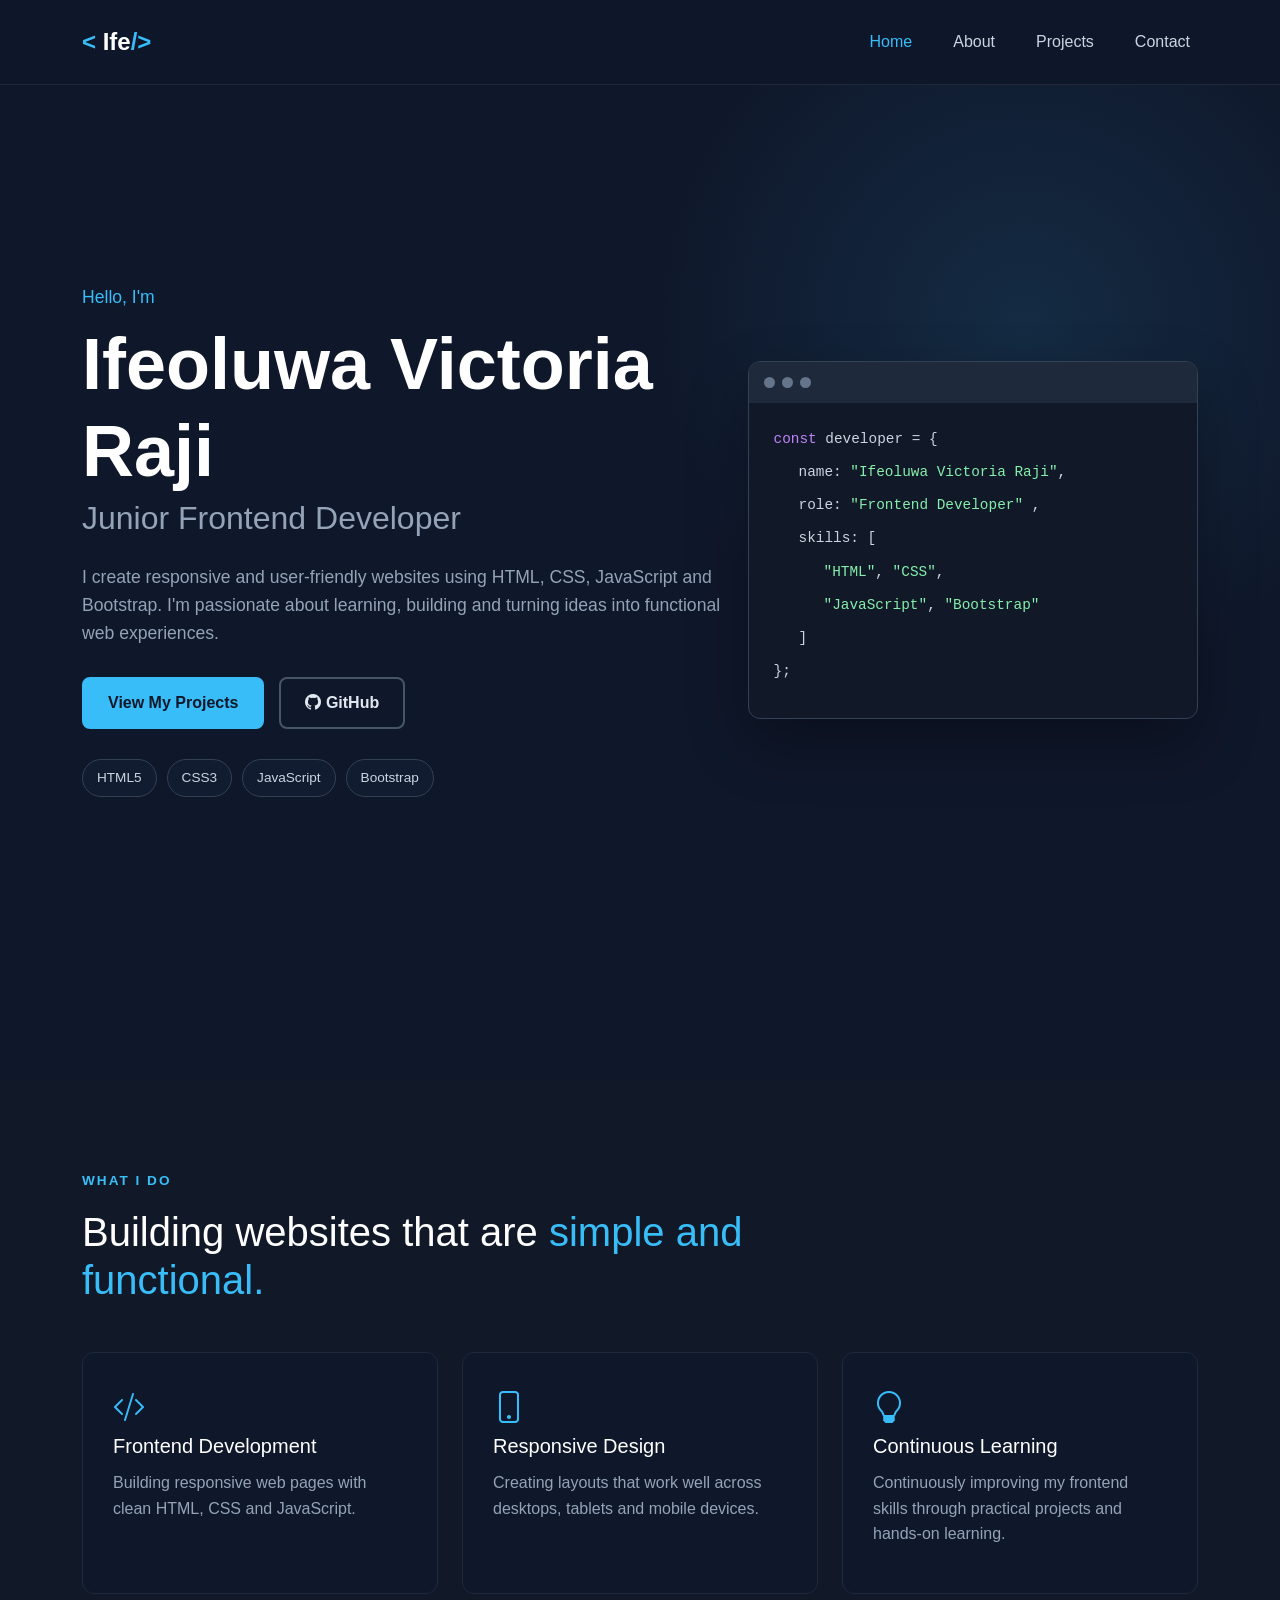
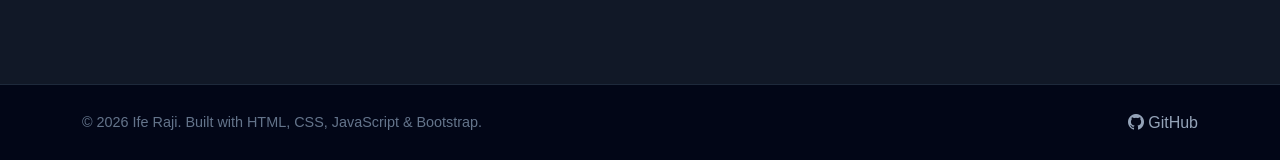
<file: index.html>
<!DOCTYPE html>
<html lang="en">
<head>
    <meta charset="UTF-8">
    <meta name="viewport" content="width=device-width, initial-scale=1.0">

    <title>Ifeoluwa Victoria Raji | Junior Frontend Developer</title>
    <meta name="description" content="Ifeoluwa Victoria Raji is a junior frontend developer building responsive, user-friendly web experiences with HTML, CSS, JavaScript, and Bootstrap.">

    <!-- Bootstrap CSS -->
    <link href="https://cdn.jsdelivr.net/npm/bootstrap@5.3.3/dist/css/bootstrap.min.css" rel="stylesheet">

    <!-- Bootstrap Icons -->
    <link rel="stylesheet" href="https://cdn.jsdelivr.net/npm/bootstrap-icons@1.11.3/font/bootstrap-icons.min.css">

    <!-- Custom CSS -->
    <link rel="stylesheet" href="style.css">
</head>

<body>

    <!-- Navigation -->
    <nav class="navbar navbar-expand-lg navbar-dark fixed-top">
        <div class="container">

            <a class="navbar-brand" href="index.html">
                <span>&lt;</span> Ife<span>/&gt;</span>
            </a>

            <button class="navbar-toggler" type="button"
                data-bs-toggle="collapse"
                data-bs-target="#navbarNav"
                aria-controls="navbarNav"
                aria-expanded="false"
                aria-label="Toggle navigation">
                <span class="navbar-toggler-icon"></span>
            </button>

            <div class="collapse navbar-collapse" id="navbarNav">
                <ul class="navbar-nav ms-auto">

                    <li class="nav-item">
                        <a class="nav-link active" href="index.html" aria-current="page">Home</a>
                    </li>

                    <li class="nav-item">
                        <a class="nav-link" href="about.html">About</a>
                    </li>

                    <li class="nav-item">
                        <a class="nav-link" href="projects.html">Projects</a>
                    </li>

                    <li class="nav-item">
                        <a class="nav-link" href="contact.html">Contact</a>
                    </li>

                </ul>
            </div>

        </div>
    </nav>


    <!-- Hero Section -->
    <section class="hero">
        <div class="container">
            <div class="row align-items-center min-vh-100">

                <div class="col-lg-7">

                    <p class="intro-text">Hello, I'm</p>

                    <h1>
                        Ifeoluwa Victoria Raji
                    </h1>

                    <h2>
                        Junior Frontend Developer
                    </h2>

                    <p class="hero-text">
                        I create responsive and user-friendly websites using
                        HTML, CSS, JavaScript and Bootstrap. I'm passionate
                        about learning, building and turning ideas into
                        functional web experiences.
                    </p>

                    <div class="hero-buttons">

                        <a href="projects.html" class="btn btn-primary-custom">
                            View My Projects
                        </a>

                        <a href="https://github.com/Rory-Raji"
                           target="_blank"
                           rel="noopener noreferrer"
                           class="btn btn-outline-custom">
                            <i class="bi bi-github"></i> GitHub
                        </a>

                    </div>

                    <div class="skills-preview">

                        <span>HTML5</span>
                        <span>CSS3</span>
                        <span>JavaScript</span>
                        <span>Bootstrap</span>

                    </div>

                </div>

                <div class="col-lg-5">

                    <div class="hero-card">

                        <div class="code-window">

                            <div class="window-header">
                                <span></span>
                                <span></span>
                                <span></span>
                            </div>

                            <div class="code-content">
                                <p><span class="code-purple">const</span> developer = {</p>

                                <p class="indent">
                                    name:
                                    <span class="code-green">"Ifeoluwa Victoria Raji"</span>,
                                </p>

                                <p class="indent">
                                    role:
                                    <span class="code-green">
                                        "Frontend Developer"
                                    </span>,
                                </p>

                                <p class="indent">
                                    skills: [
                                </p>

                                <p class="indent-more">
                                    <span class="code-green">"HTML"</span>,
                                    <span class="code-green">"CSS"</span>,
                                </p>

                                <p class="indent-more">
                                    <span class="code-green">"JavaScript"</span>,
                                    <span class="code-green">"Bootstrap"</span>
                                </p>

                                <p class="indent">]</p>

                                <p>};</p>
                            </div>

                        </div>

                    </div>

                </div>

            </div>
        </div>
    </section>


    <!-- Quick Introduction -->
    <section class="intro-section">
        <div class="container">

            <div class="section-heading">
                <p class="small-heading">WHAT I DO</p>

                <h2>
                    Building websites that are
                    <span>simple and functional.</span>
                </h2>
            </div>

            <div class="row g-4 mt-4">

                <div class="col-md-4">
                    <div class="info-card">
                        <i class="bi bi-code-slash"></i>

                        <h3>Frontend Development</h3>

                        <p>
                            Building responsive web pages with clean HTML,
                            CSS and JavaScript.
                        </p>
                    </div>
                </div>

                <div class="col-md-4">
                    <div class="info-card">
                        <i class="bi bi-phone"></i>

                        <h3>Responsive Design</h3>

                        <p>
                            Creating layouts that work well across desktops,
                            tablets and mobile devices.
                        </p>
                    </div>
                </div>

                <div class="col-md-4">
                    <div class="info-card">
                        <i class="bi bi-lightbulb"></i>

                        <h3>Continuous Learning</h3>

                        <p>
                            Continuously improving my frontend skills through
                            practical projects and hands-on learning.
                        </p>
                    </div>
                </div>

            </div>

        </div>
    </section>


    <!-- Footer -->
    <footer>
        <div class="container">

            <div class="footer-content">

                <p>
                    © 2026 Ife Raji. Built with HTML, CSS, JavaScript & Bootstrap.
                </p>

                <a href="https://github.com/Rory-Raji"
                   target="_blank"
                   rel="noopener noreferrer">
                    <i class="bi bi-github"></i>
                    GitHub
                </a>

            </div>

        </div>
    </footer>


    <!-- Bootstrap JS -->
    <script src="https://cdn.jsdelivr.net/npm/bootstrap@5.3.3/dist/js/bootstrap.bundle.min.js"></script>

    <!-- Custom JS -->
    <script src="script.js"></script>

</body>
</html>
</file>
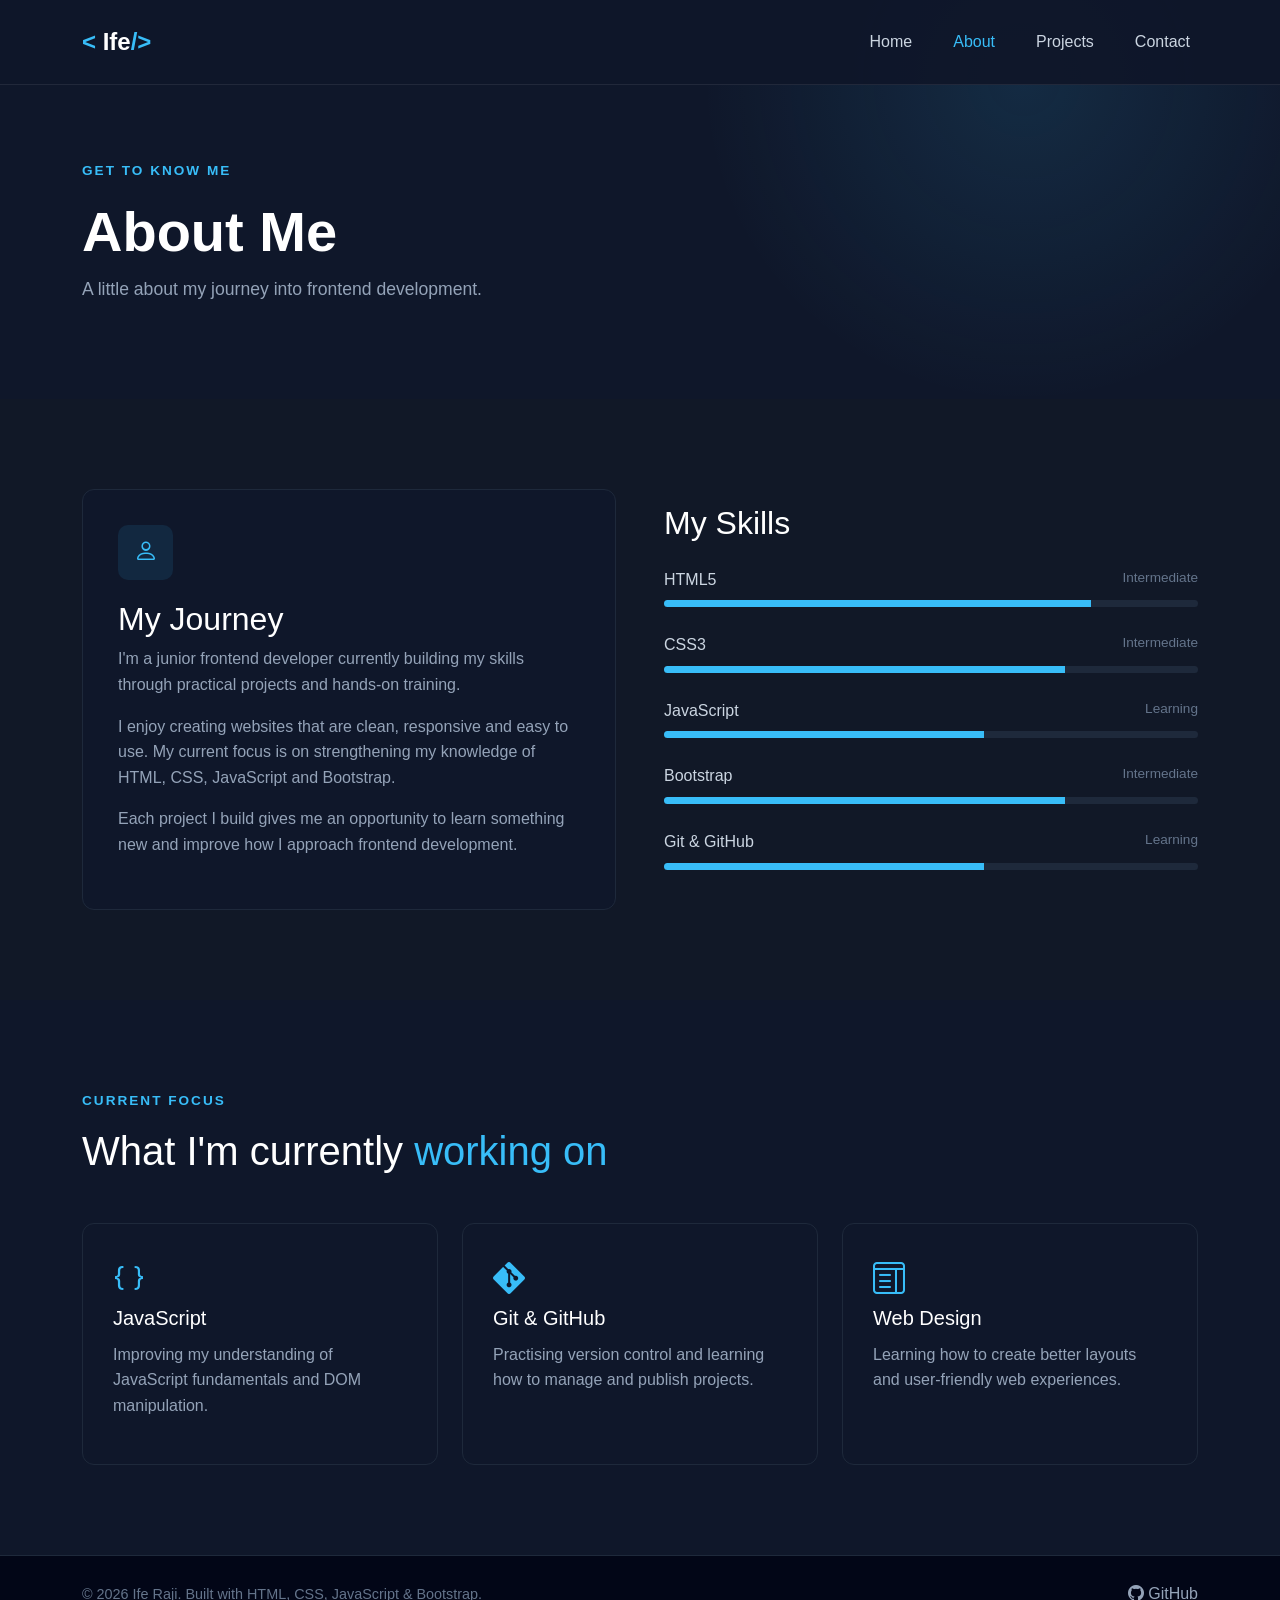
<file: about.html>
<!DOCTYPE html>
<html lang="en">
<head>
    <meta charset="UTF-8">
    <meta name="viewport" content="width=device-width, initial-scale=1.0">

    <title>About | Ifeoluwa Victoria Raji</title>
    <meta name="description" content="Learn about Ifeoluwa Victoria Raji's frontend development journey, skills, and current learning goals.">

    <link href="https://cdn.jsdelivr.net/npm/bootstrap@5.3.3/dist/css/bootstrap.min.css" rel="stylesheet">

    <link rel="stylesheet"
          href="https://cdn.jsdelivr.net/npm/bootstrap-icons@1.11.3/font/bootstrap-icons.min.css">

    <link rel="stylesheet" href="style.css">
</head>

<body>

    <!-- Navigation -->
    <nav class="navbar navbar-expand-lg navbar-dark fixed-top">
        <div class="container">

            <a class="navbar-brand" href="index.html">
                <span>&lt;</span> Ife<span>/&gt;</span>
            </a>

            <button class="navbar-toggler"
                    type="button"
                    data-bs-toggle="collapse"
                    data-bs-target="#navbarNav"
                    aria-controls="navbarNav"
                    aria-expanded="false"
                    aria-label="Toggle navigation">

                <span class="navbar-toggler-icon"></span>

            </button>

            <div class="collapse navbar-collapse" id="navbarNav">

                <ul class="navbar-nav ms-auto">

                    <li class="nav-item">
                        <a class="nav-link" href="index.html">Home</a>
                    </li>

                    <li class="nav-item">
                        <a class="nav-link active" href="about.html" aria-current="page">About</a>
                    </li>

                    <li class="nav-item">
                        <a class="nav-link" href="projects.html">Projects</a>
                    </li>

                    <li class="nav-item">
                        <a class="nav-link" href="contact.html">Contact</a>
                    </li>

                </ul>

            </div>

        </div>
    </nav>


    <!-- Page Header -->
    <section class="page-header">

        <div class="container">

            <p class="small-heading">GET TO KNOW ME</p>

            <h1>About Me</h1>

            <p>
                A little about my journey into frontend development.
            </p>

        </div>

    </section>


    <!-- About Section -->
    <section class="about-section">

        <div class="container">

            <div class="row align-items-center g-5">

                <div class="col-lg-6">

                    <div class="about-box">

                        <div class="about-icon">
                            <i class="bi bi-person"></i>
                        </div>

                        <h2>My Journey</h2>

                        <p>
                            I'm a junior frontend developer currently building
                            my skills through practical projects and hands-on
                            training.
                        </p>

                        <p>
                            I enjoy creating websites that are clean,
                            responsive and easy to use. My current focus is on
                            strengthening my knowledge of HTML, CSS, JavaScript
                            and Bootstrap.
                        </p>

                        <p>
                            Each project I build gives me an opportunity to
                            learn something new and improve how I approach
                            frontend development.
                        </p>

                    </div>

                </div>


                <div class="col-lg-6">

                    <h2 class="mb-4">My Skills</h2>

                    <div class="skill-item">

                        <div class="skill-title">
                            <span>HTML5</span>
                            <span>Intermediate</span>
                        </div>

                        <div class="progress">
                            <div class="progress-bar" style="width: 80%;"></div>
                        </div>

                    </div>


                    <div class="skill-item">

                        <div class="skill-title">
                            <span>CSS3</span>
                            <span>Intermediate</span>
                        </div>

                        <div class="progress">
                            <div class="progress-bar" style="width: 75%;"></div>
                        </div>

                    </div>


                    <div class="skill-item">

                        <div class="skill-title">
                            <span>JavaScript</span>
                            <span>Learning</span>
                        </div>

                        <div class="progress">
                            <div class="progress-bar" style="width: 60%;"></div>
                        </div>

                    </div>


                    <div class="skill-item">

                        <div class="skill-title">
                            <span>Bootstrap</span>
                            <span>Intermediate</span>
                        </div>

                        <div class="progress">
                            <div class="progress-bar" style="width: 75%;"></div>
                        </div>

                    </div>


                    <div class="skill-item">

                        <div class="skill-title">
                            <span>Git & GitHub</span>
                            <span>Learning</span>
                        </div>

                        <div class="progress">
                            <div class="progress-bar" style="width: 60%;"></div>
                        </div>

                    </div>

                </div>

            </div>

        </div>

    </section>


    <!-- Learning Focus -->
    <section class="learning-section">

        <div class="container">

            <div class="section-heading">

                <p class="small-heading">CURRENT FOCUS</p>

                <h2>
                    What I'm currently <span>working on</span>
                </h2>

            </div>


            <div class="row g-4 mt-4">

                <div class="col-md-4">

                    <div class="info-card">

                        <i class="bi bi-braces"></i>

                        <h3>JavaScript</h3>

                        <p>
                            Improving my understanding of JavaScript
                            fundamentals and DOM manipulation.
                        </p>

                    </div>

                </div>


                <div class="col-md-4">

                    <div class="info-card">

                        <i class="bi bi-git"></i>

                        <h3>Git & GitHub</h3>

                        <p>
                            Practising version control and learning how to
                            manage and publish projects.
                        </p>

                    </div>

                </div>


                <div class="col-md-4">

                    <div class="info-card">

                        <i class="bi bi-layout-text-window"></i>

                        <h3>Web Design</h3>

                        <p>
                            Learning how to create better layouts and
                            user-friendly web experiences.
                        </p>

                    </div>

                </div>

            </div>

        </div>

    </section>


    <!-- Footer -->
    <footer>

        <div class="container">

            <div class="footer-content">

                <p>
                    © 2026 Ife Raji. Built with HTML, CSS, JavaScript & Bootstrap.
                </p>

                <a href="https://github.com/Rory-Raji"
                   target="_blank"
                   rel="noopener noreferrer">

                    <i class="bi bi-github"></i>
                    GitHub

                </a>

            </div>

        </div>

    </footer>


    <script src="https://cdn.jsdelivr.net/npm/bootstrap@5.3.3/dist/js/bootstrap.bundle.min.js"></script>

    <script src="script.js"></script>

</body>
</html>
</file>
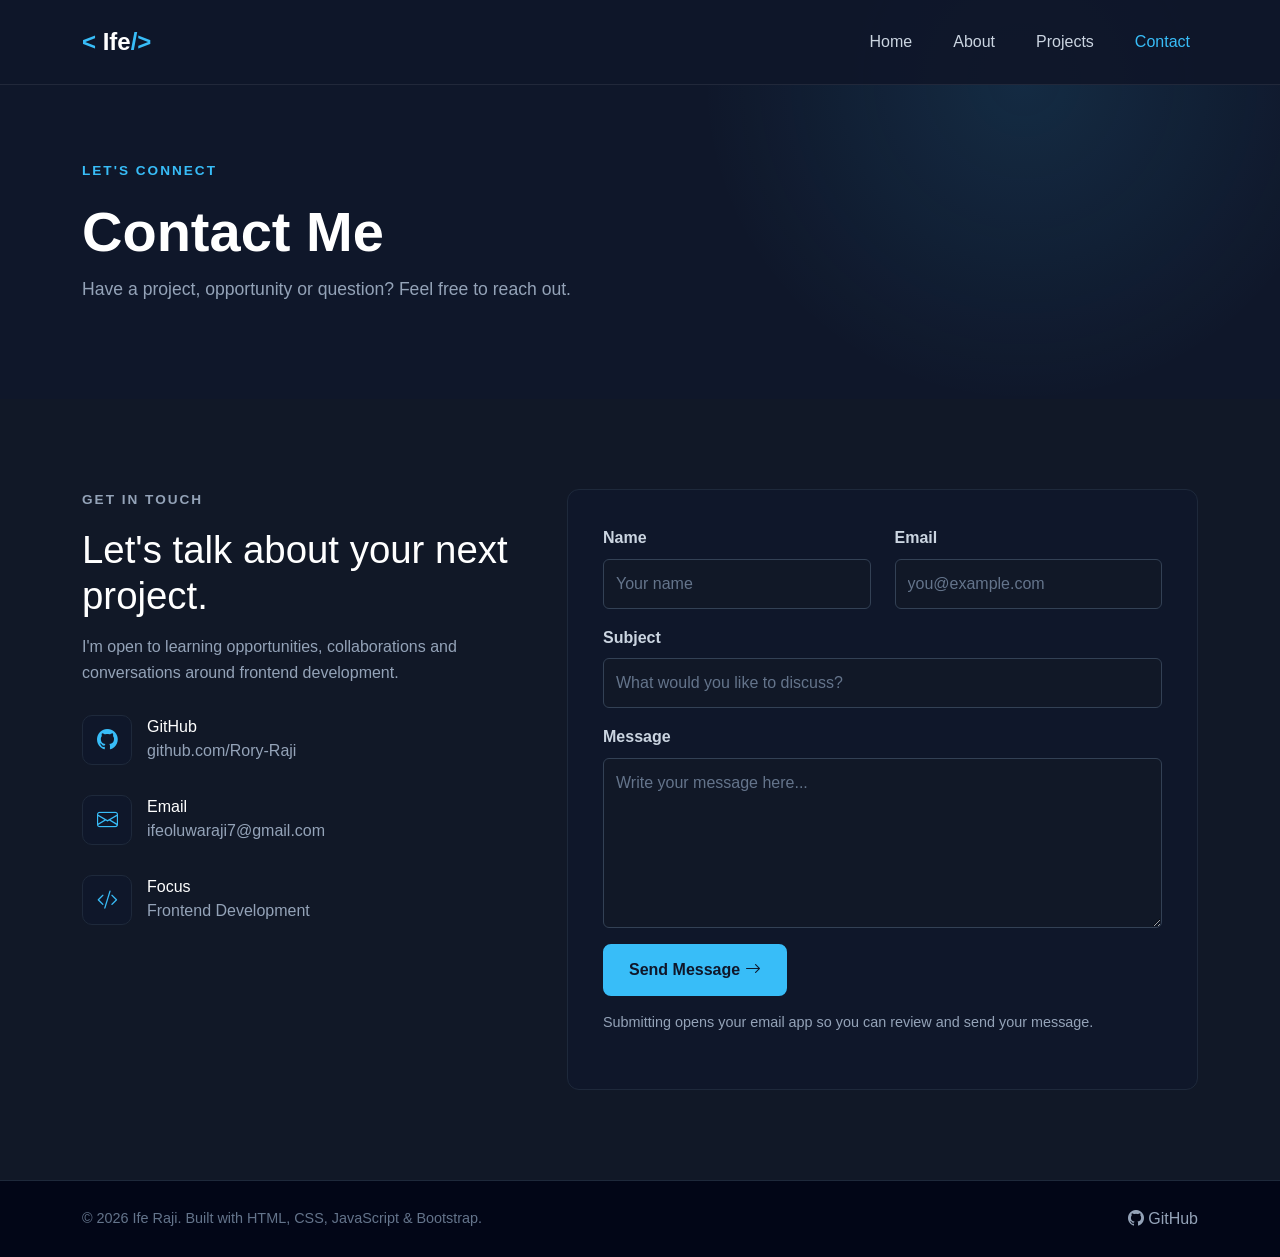
<file: contact.html>
<!DOCTYPE html>
<html lang="en">
<head>
    <meta charset="UTF-8">
    <meta name="viewport" content="width=device-width, initial-scale=1.0">

    <title>Contact | Ifeoluwa Victoria Raji</title>
    <meta name="description" content="Contact Ifeoluwa Victoria Raji about frontend development opportunities, collaborations, and projects.">

    <link href="https://cdn.jsdelivr.net/npm/bootstrap@5.3.3/dist/css/bootstrap.min.css" rel="stylesheet">

    <link rel="stylesheet"
          href="https://cdn.jsdelivr.net/npm/bootstrap-icons@1.11.3/font/bootstrap-icons.min.css">

    <link rel="stylesheet" href="style.css">
</head>

<body>

    <!-- Navigation -->
    <nav class="navbar navbar-expand-lg navbar-dark fixed-top">

        <div class="container">

            <a class="navbar-brand" href="index.html">
                <span>&lt;</span> Ife<span>/&gt;</span>
            </a>

            <button class="navbar-toggler"
                    type="button"
                    data-bs-toggle="collapse"
                    data-bs-target="#navbarNav"
                    aria-controls="navbarNav"
                    aria-expanded="false"
                    aria-label="Toggle navigation">

                <span class="navbar-toggler-icon"></span>

            </button>


            <div class="collapse navbar-collapse" id="navbarNav">

                <ul class="navbar-nav ms-auto">

                    <li class="nav-item">
                        <a class="nav-link" href="index.html">Home</a>
                    </li>

                    <li class="nav-item">
                        <a class="nav-link" href="about.html">About</a>
                    </li>

                    <li class="nav-item">
                        <a class="nav-link" href="projects.html">Projects</a>
                    </li>

                    <li class="nav-item">
                        <a class="nav-link active" href="contact.html" aria-current="page">Contact</a>
                    </li>

                </ul>

            </div>

        </div>

    </nav>


    <!-- Page Header -->
    <section class="page-header">

        <div class="container">

            <p class="small-heading">LET'S CONNECT</p>

            <h1>Contact Me</h1>

            <p>
                Have a project, opportunity or question? Feel free to reach out.
            </p>

        </div>

    </section>


    <!-- Contact Section -->
    <section class="contact-section">

        <div class="container">

            <div class="row g-5">


                <!-- Contact Information -->
                <div class="col-lg-5">

                    <div class="contact-info">

                        <p class="small-heading">
                            GET IN TOUCH
                        </p>

                        <h2>
                            Let's talk about your next project.
                        </h2>

                        <p>
                            I'm open to learning opportunities, collaborations
                            and conversations around frontend development.
                        </p>


                        <div class="contact-item">

                            <div class="contact-icon">
                                <i class="bi bi-github"></i>
                            </div>

                            <div>
                                <h3>GitHub</h3>

                                <a href="https://github.com/Rory-Raji"
                                   target="_blank"
                                   rel="noopener noreferrer">

                                    github.com/Rory-Raji

                                </a>
                            </div>

                        </div>

                        <div class="contact-item">

                            <div class="contact-icon">
                                <i class="bi bi-envelope"></i>
                            </div>

                            <div>
                                <h3>Email</h3>

                                <a href="mailto:ifeoluwaraji7@gmail.com">
                                    ifeoluwaraji7@gmail.com
                                </a>
                            </div>

                        </div>


                        <div class="contact-item">

                            <div class="contact-icon">
                                <i class="bi bi-code-slash"></i>
                            </div>

                            <div>
                                <h3>Focus</h3>

                                <p>
                                    Frontend Development
                                </p>
                            </div>

                        </div>

                    </div>

                </div>


                <!-- Contact Form -->
                <div class="col-lg-7">

                    <div class="contact-form">

                        <form id="contactForm">

                            <div class="row">

                                <div class="col-md-6 mb-3">

                                    <label for="name">
                                        Name
                                    </label>

                                    <input type="text"
                                           id="name"
                                           name="name"
                                           class="form-control"
                                           placeholder="Your name"
                                           autocomplete="name"
                                           required>

                                </div>


                                <div class="col-md-6 mb-3">

                                    <label for="email">
                                        Email
                                    </label>

                                    <input type="email"
                                           id="email"
                                           name="email"
                                           class="form-control"
                                           placeholder="you@example.com"
                                           autocomplete="email"
                                           required>

                                </div>

                            </div>


                            <div class="mb-3">

                                <label for="subject">
                                    Subject
                                </label>

                                <input type="text"
                                       id="subject"
                                       name="subject"
                                       class="form-control"
                                       placeholder="What would you like to discuss?"
                                       required>

                            </div>


                            <div class="mb-3">

                                <label for="message">
                                    Message
                                </label>

                                <textarea id="message"
                                          name="message"
                                          class="form-control"
                                          rows="6"
                                          placeholder="Write your message here..."
                                          required></textarea>

                            </div>


                            <button type="submit"
                                    class="btn btn-primary-custom">

                                Send Message
                                <i class="bi bi-arrow-right"></i>

                            </button>

                            <p class="form-note">
                                Submitting opens your email app so you can review and send your message.
                            </p>

                            <div id="successMessage" role="status" aria-live="polite"></div>

                        </form>

                    </div>

                </div>

            </div>

        </div>

    </section>


    <!-- Footer -->
    <footer>

        <div class="container">

            <div class="footer-content">

                <p>
                    © 2026 Ife Raji. Built with HTML, CSS, JavaScript & Bootstrap.
                </p>

                <a href="https://github.com/Rory-Raji"
                   target="_blank"
                   rel="noopener noreferrer">

                    <i class="bi bi-github"></i>
                    GitHub

                </a>

            </div>

        </div>

    </footer>


    <script src="https://cdn.jsdelivr.net/npm/bootstrap@5.3.3/dist/js/bootstrap.bundle.min.js"></script>

    <script src="script.js"></script>

</body>
</html>
</file>
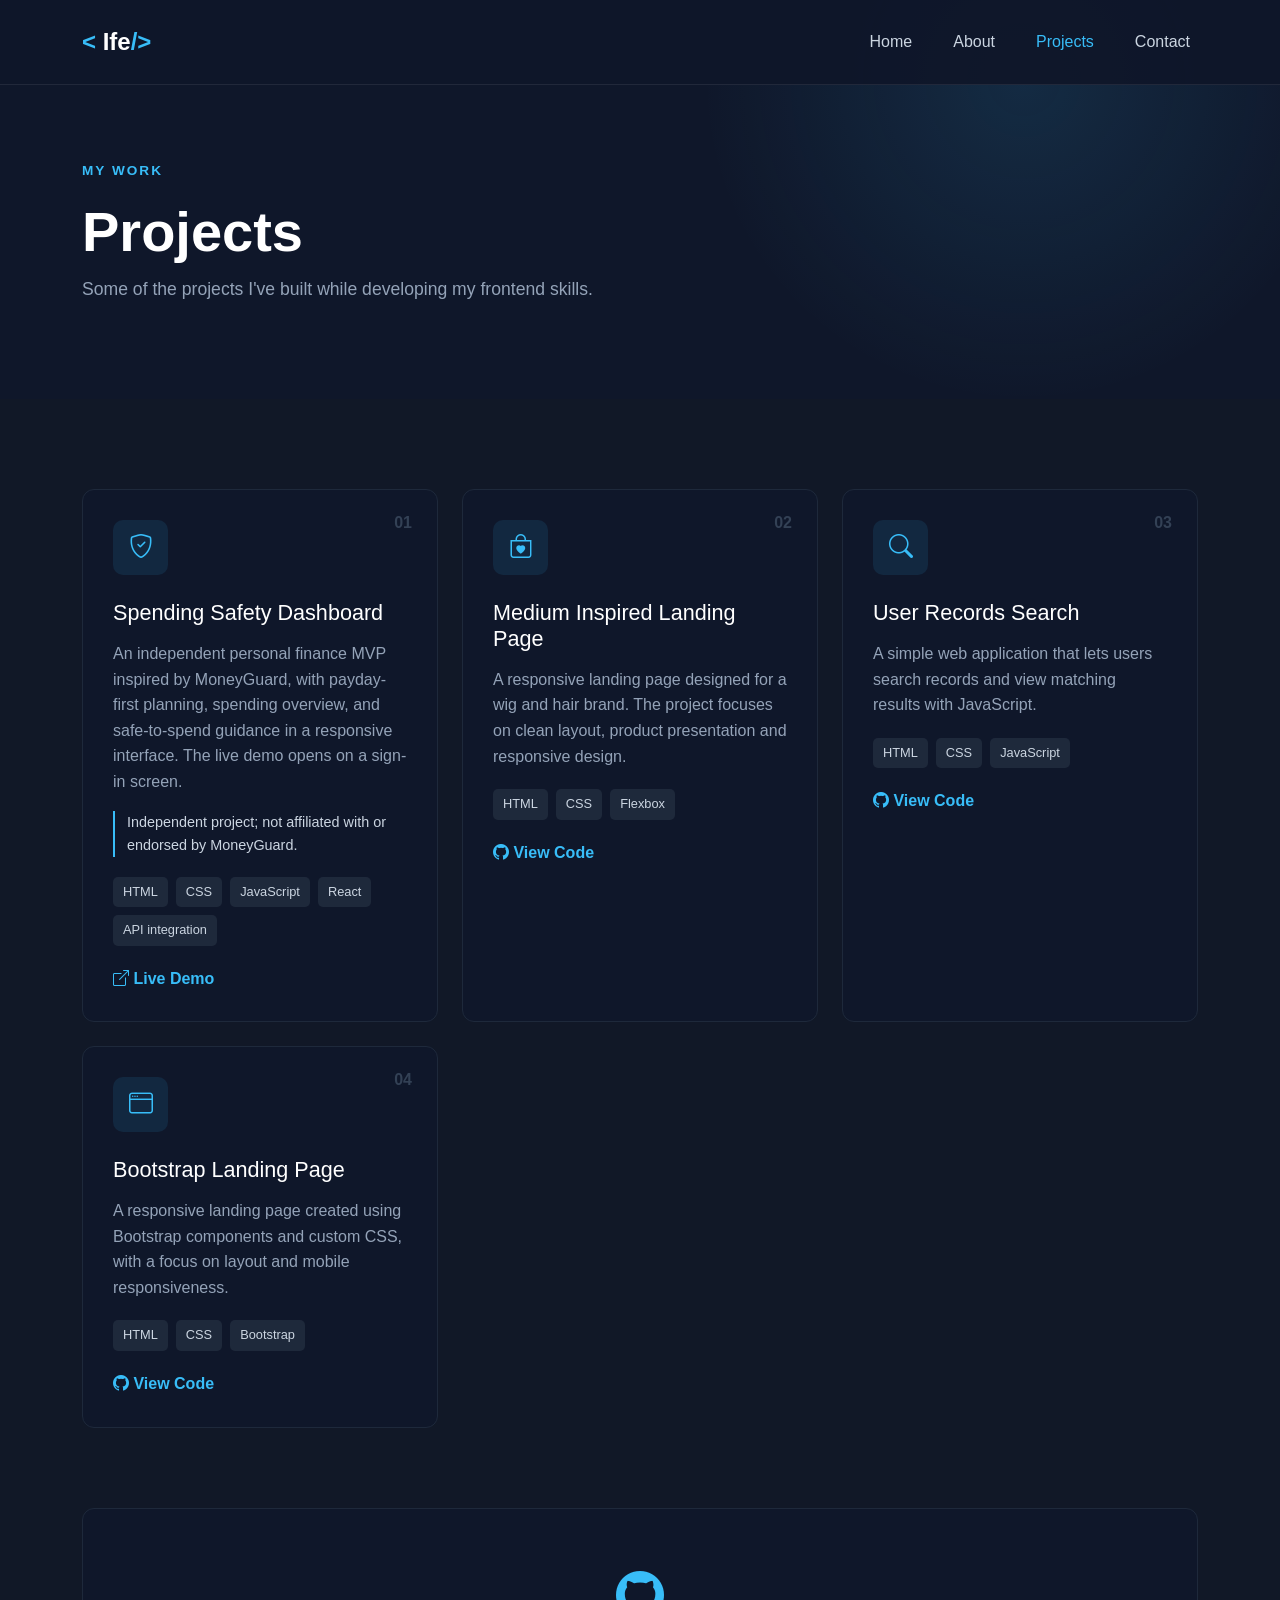
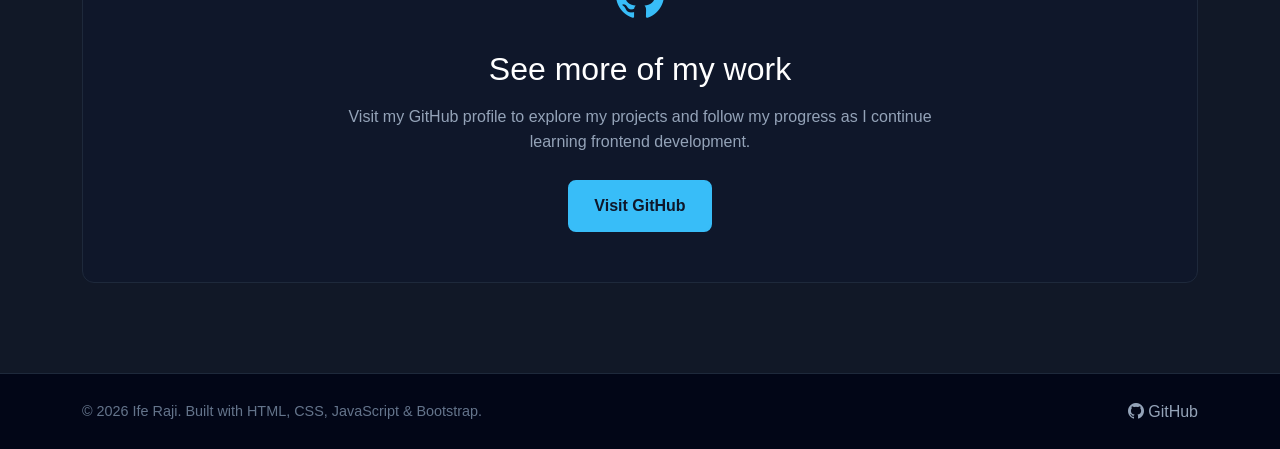
<file: projects.html>
<!DOCTYPE html>
<html lang="en">
<head>
    <meta charset="UTF-8">
    <meta name="viewport" content="width=device-width, initial-scale=1.0">

    <title>Projects | Ifeoluwa Victoria Raji</title>
    <meta name="description" content="Explore frontend projects by Ifeoluwa Victoria Raji, including responsive websites and an independent spending-safety dashboard.">

    <link href="https://cdn.jsdelivr.net/npm/bootstrap@5.3.3/dist/css/bootstrap.min.css" rel="stylesheet">

    <link rel="stylesheet"
          href="https://cdn.jsdelivr.net/npm/bootstrap-icons@1.11.3/font/bootstrap-icons.min.css">

    <link rel="stylesheet" href="style.css">
</head>

<body>

    <!-- Navigation -->
    <nav class="navbar navbar-expand-lg navbar-dark fixed-top">

        <div class="container">

            <a class="navbar-brand" href="index.html">
                <span>&lt;</span> Ife<span>/&gt;</span>
            </a>

            <button class="navbar-toggler"
                    type="button"
                    data-bs-toggle="collapse"
                    data-bs-target="#navbarNav"
                    aria-controls="navbarNav"
                    aria-expanded="false"
                    aria-label="Toggle navigation">

                <span class="navbar-toggler-icon"></span>

            </button>


            <div class="collapse navbar-collapse" id="navbarNav">

                <ul class="navbar-nav ms-auto">

                    <li class="nav-item">
                        <a class="nav-link" href="index.html">Home</a>
                    </li>

                    <li class="nav-item">
                        <a class="nav-link" href="about.html">About</a>
                    </li>

                    <li class="nav-item">
                        <a class="nav-link active" href="projects.html" aria-current="page">Projects</a>
                    </li>

                    <li class="nav-item">
                        <a class="nav-link" href="contact.html">Contact</a>
                    </li>

                </ul>

            </div>

        </div>

    </nav>


    <!-- Page Header -->
    <section class="page-header">

        <div class="container">

            <p class="small-heading">MY WORK</p>

            <h1>Projects</h1>

            <p>
                Some of the projects I've built while developing my frontend skills.
            </p>

        </div>

    </section>


    <!-- Projects -->
    <section class="projects-section">

        <div class="container">

            <div class="row g-4">

                <!-- Project 1 -->
                <div class="col-lg-4 col-md-6">

                    <div class="project-card">

                        <div class="project-number">
                            01
                        </div>

                        <div class="project-icon">
                            <i class="bi bi-shield-check" aria-hidden="true"></i>
                        </div>

                        <h2>Spending Safety Dashboard</h2>

                        <p>
                            An independent personal finance MVP inspired by MoneyGuard,
                            with payday-first planning, spending overview, and
                            safe-to-spend guidance in a responsive interface. The live
                            demo opens on a sign-in screen.
                        </p>

                        <p class="project-disclaimer">
                            Independent project; not affiliated with or endorsed by MoneyGuard.
                        </p>

                        <div class="tech-stack">
                            <span>HTML</span>
                            <span>CSS</span>
                            <span>JavaScript</span>
                            <span>React</span>
                            <span>API integration</span>
                        </div>

                        <div class="project-links">
                            <a href="https://money-guard-xi.vercel.app/"
                               target="_blank"
                               rel="noopener noreferrer"
                               aria-label="View the Spending Safety Dashboard live demo">
                                <i class="bi bi-box-arrow-up-right" aria-hidden="true"></i>
                                Live Demo
                            </a>
                        </div>

                    </div>

                </div>

                <!-- Project 2 -->
                <div class="col-lg-4 col-md-6">

                    <div class="project-card">

                        <div class="project-number">
                            02
                        </div>

                        <div class="project-icon">
                            <i class="bi bi-bag-heart"></i>
                        </div>

                        <h2>Medium Inspired Landing Page</h2>

                        <p>
                            A responsive landing page designed for a wig and
                            hair brand. The project focuses on clean layout,
                            product presentation and responsive design.
                        </p>

                        <div class="tech-stack">

                            <span>HTML</span>
                            <span>CSS</span>
                            <span>Flexbox</span>

                        </div>

                        <div class="project-links">

                            <a href="https://github.com/Rory-Raji/Wig-Hair-Landing-Pag"
                               target="_blank"
                               rel="noopener noreferrer">

                                <i class="bi bi-github"></i>
                                View Code

                            </a>

                        </div>

                    </div>

                </div>


                <!-- Project 3 -->
                <div class="col-lg-4 col-md-6">

                    <div class="project-card">

                        <div class="project-number">
                            03
                        </div>

                        <div class="project-icon">
                            <i class="bi bi-search"></i>
                        </div>

                        <h2>User Records Search</h2>

                        <p>
                            A simple web application that lets users search records
                            and view matching results with JavaScript.
                        </p>

                        <div class="tech-stack">

                            <span>HTML</span>
                            <span>CSS</span>
                            <span>JavaScript</span>

                        </div>

                        <div class="project-links">

                            <a href="https://github.com/Rory-Raji/user-records-search"
                               target="_blank"
                               rel="noopener noreferrer">

                                <i class="bi bi-github"></i>
                                View Code

                            </a>

                        </div>

                    </div>

                </div>


                <!-- Project 4 -->
                <div class="col-lg-4 col-md-6">

                    <div class="project-card">

                        <div class="project-number">
                            04
                        </div>

                        <div class="project-icon">
                            <i class="bi bi-window"></i>
                        </div>

                        <h2>Bootstrap Landing Page</h2>

                        <p>
                            A responsive landing page created using Bootstrap
                            components and custom CSS, with a focus on layout
                            and mobile responsiveness.
                        </p>

                        <div class="tech-stack">

                            <span>HTML</span>
                            <span>CSS</span>
                            <span>Bootstrap</span>

                        </div>

                        <div class="project-links">

                            <a href="https://github.com/Rory-Raji/bootstrap-landing-page"
                               target="_blank"
                               rel="noopener noreferrer">

                                <i class="bi bi-github"></i>
                                View Code

                            </a>

                        </div>

                    </div>

                </div>


            </div>


            <!-- GitHub Section -->
            <div class="github-section text-center">

                <i class="bi bi-github"></i>

                <h2>See more of my work</h2>

                <p>
                    Visit my GitHub profile to explore my projects and
                    follow my progress as I continue learning frontend development.
                </p>

                <a href="https://github.com/Rory-Raji"
                   target="_blank"
                   rel="noopener noreferrer"
                   class="btn btn-primary-custom">

                    Visit GitHub

                </a>

            </div>

        </div>

    </section>


    <!-- Footer -->
    <footer>

        <div class="container">

            <div class="footer-content">

                <p>
                    © 2026 Ife Raji. Built with HTML, CSS, JavaScript & Bootstrap.
                </p>

                <a href="https://github.com/Rory-Raji"
                   target="_blank"
                   rel="noopener noreferrer">

                    <i class="bi bi-github"></i>
                    GitHub

                </a>

            </div>

        </div>

    </footer>


    <script src="https://cdn.jsdelivr.net/npm/bootstrap@5.3.3/dist/js/bootstrap.bundle.min.js"></script>

    <script src="script.js"></script>

</body>
</html>
</file>
<file: style.css>
/* =========================
   GENERAL STYLES
========================= */

* {
    margin: 0;
    padding: 0;
    box-sizing: border-box;
}

html {
    scroll-behavior: smooth;
}

body {
    font-family: Arial, Helvetica, sans-serif;
    background: #0f172a;
    color: #e2e8f0;
    line-height: 1.6;
}

a {
    text-decoration: none;
}

a:focus-visible,
button:focus-visible,
input:focus-visible,
textarea:focus-visible {
    outline: 3px solid #7dd3fc;
    outline-offset: 3px;
}

section {
    padding: 90px 0;
}


/* =========================
   NAVBAR
========================= */

.navbar {
    background: rgba(15, 23, 42, 0.95);
    padding: 18px 0;
    border-bottom: 1px solid rgba(255, 255, 255, 0.08);
}

.navbar-brand {
    font-size: 1.5rem;
    font-weight: 700;
    color: #ffffff;
}

.navbar-brand span {
    color: #38bdf8;
}

.nav-link {
    color: #cbd5e1 !important;
    margin-left: 25px;
    transition: 0.3s;
}

.nav-link:hover,
.nav-link.active {
    color: #38bdf8 !important;
}


/* =========================
   HERO
========================= */

.hero {
    background:
        radial-gradient(
            circle at 80% 30%,
            rgba(56, 189, 248, 0.12),
            transparent 30%
        ),
        #0f172a;
}

.intro-text {
    color: #38bdf8;
    font-size: 1.1rem;
    margin-bottom: 10px;
}

.hero h1 {
    font-size: 4.5rem;
    font-weight: 800;
    color: #ffffff;
    margin-bottom: 5px;
}

.hero h2 {
    font-size: 2rem;
    color: #94a3b8;
    margin-bottom: 25px;
}

.hero-text {
    max-width: 650px;
    color: #94a3b8;
    font-size: 1.1rem;
}

.hero-buttons {
    margin-top: 30px;
    display: flex;
    gap: 15px;
    flex-wrap: wrap;
}


/* =========================
   BUTTONS
========================= */

.btn-primary-custom {
    background: #38bdf8;
    color: #0f172a;
    border: 2px solid #38bdf8;
    padding: 12px 24px;
    font-weight: 600;
    border-radius: 8px;
    transition: 0.3s;
}

.btn-primary-custom:hover {
    background: transparent;
    color: #38bdf8;
    border-color: #38bdf8;
}

.btn-outline-custom {
    color: #e2e8f0;
    border: 2px solid #475569;
    padding: 12px 24px;
    font-weight: 600;
    border-radius: 8px;
    transition: 0.3s;
}

.btn-outline-custom:hover {
    color: #38bdf8;
    border-color: #38bdf8;
}


/* =========================
   SKILLS PREVIEW
========================= */

.skills-preview {
    display: flex;
    gap: 10px;
    flex-wrap: wrap;
    margin-top: 30px;
}

.skills-preview span {
    border: 1px solid #334155;
    background: #111c31;
    padding: 7px 14px;
    border-radius: 20px;
    font-size: 0.85rem;
    color: #cbd5e1;
}


/* =========================
   CODE CARD
========================= */

.hero-card {
    display: flex;
    justify-content: center;
}

.code-window {
    width: 100%;
    max-width: 450px;
    background: #111827;
    border: 1px solid #334155;
    border-radius: 12px;
    box-shadow: 0 25px 60px rgba(0, 0, 0, 0.3);
    overflow: hidden;
}

.window-header {
    display: flex;
    gap: 7px;
    padding: 15px;
    background: #1e293b;
}

.window-header span {
    width: 11px;
    height: 11px;
    background: #64748b;
    border-radius: 50%;
}

.code-content {
    padding: 25px;
    font-family: "Courier New", monospace;
    color: #cbd5e1;
    font-size: 0.9rem;
}

.code-content p {
    margin-bottom: 10px;
}

.indent {
    padding-left: 25px;
}

.indent-more {
    padding-left: 50px;
}

.code-purple {
    color: #c084fc;
}

.code-green {
    color: #86efac;
}


/* =========================
   SECTION HEADINGS
========================= */

.section-heading {
    max-width: 700px;
}

.small-heading {
    color: #38bdf8;
    font-size: 0.85rem;
    font-weight: 700;
    letter-spacing: 2px;
}

.section-heading h2 {
    font-size: 2.5rem;
    color: #ffffff;
    margin-top: 10px;
}

.section-heading h2 span {
    color: #38bdf8;
}


/* =========================
   INTRO SECTION
========================= */

.intro-section {
    background: #111827;
}

.info-card {
    height: 100%;
    padding: 30px;
    background: #0f172a;
    border: 1px solid #1e293b;
    border-radius: 12px;
    transition: 0.3s;
}

.info-card:hover {
    transform: translateY(-5px);
    border-color: #38bdf8;
}

.info-card i {
    font-size: 2rem;
    color: #38bdf8;
    margin-bottom: 20px;
}

.info-card h3 {
    color: #ffffff;
    font-size: 1.25rem;
    margin-bottom: 12px;
}

.info-card p {
    color: #94a3b8;
}


/* =========================
   PAGE HEADER
========================= */

.page-header {
    padding-top: 160px;
    padding-bottom: 80px;
    background:
        radial-gradient(
            circle at 80% 20%,
            rgba(56, 189, 248, 0.12),
            transparent 30%
        ),
        #0f172a;
}

.page-header h1 {
    font-size: 3.5rem;
    font-weight: 800;
    color: #ffffff;
    margin: 10px 0;
}

.page-header p:last-child {
    color: #94a3b8;
    font-size: 1.1rem;
}


/* =========================
   ABOUT
========================= */

.about-section {
    background: #111827;
}

.about-box {
    padding: 35px;
    background: #0f172a;
    border: 1px solid #1e293b;
    border-radius: 12px;
}

.about-icon {
    width: 55px;
    height: 55px;
    display: flex;
    align-items: center;
    justify-content: center;
    background: rgba(56, 189, 248, 0.1);
    color: #38bdf8;
    border-radius: 10px;
    font-size: 1.5rem;
    margin-bottom: 20px;
}

.about-box h2,
.about-section h2 {
    color: #ffffff;
}

.about-box p {
    color: #94a3b8;
}


/* =========================
   SKILLS
========================= */

.skill-item {
    margin-bottom: 25px;
}

.skill-title {
    display: flex;
    justify-content: space-between;
    margin-bottom: 8px;
    color: #cbd5e1;
}

.skill-title span:last-child {
    color: #64748b;
    font-size: 0.85rem;
}

.progress {
    height: 7px;
    background: #1e293b;
}

.progress-bar {
    background: #38bdf8;
}


/* =========================
   LEARNING SECTION
========================= */

.learning-section {
    background: #0f172a;
}


/* =========================
   PROJECTS
========================= */

.projects-section {
    background: #111827;
}

.project-card {
    height: 100%;
    padding: 30px;
    background: #0f172a;
    border: 1px solid #1e293b;
    border-radius: 12px;
    position: relative;
    transition: 0.3s;
}

.project-card:hover {
    transform: translateY(-7px);
    border-color: #38bdf8;
    box-shadow: 0 15px 35px rgba(0, 0, 0, 0.2);
}

.project-number {
    position: absolute;
    top: 20px;
    right: 25px;
    color: #334155;
    font-weight: 700;
}

.project-icon {
    width: 55px;
    height: 55px;
    background: rgba(56, 189, 248, 0.1);
    color: #38bdf8;
    display: flex;
    align-items: center;
    justify-content: center;
    border-radius: 10px;
    font-size: 1.5rem;
    margin-bottom: 25px;
}

.project-card h2 {
    color: #ffffff;
    font-size: 1.35rem;
    margin-bottom: 15px;
}

.project-card p {
    color: #94a3b8;
}

.project-card .project-disclaimer {
    padding-left: 12px;
    border-left: 2px solid #38bdf8;
    color: #cbd5e1;
    font-size: 0.9rem;
}

.tech-stack {
    display: flex;
    flex-wrap: wrap;
    gap: 8px;
    margin: 20px 0;
}

.tech-stack span {
    background: #1e293b;
    color: #cbd5e1;
    padding: 5px 10px;
    border-radius: 5px;
    font-size: 0.8rem;
}

.project-links a {
    color: #38bdf8;
    font-weight: 600;
}

.project-links a:hover {
    color: #7dd3fc;
}

.github-section {
    margin-top: 80px;
    padding: 50px;
    background: #0f172a;
    border: 1px solid #1e293b;
    border-radius: 12px;
}

.github-section i {
    font-size: 3rem;
    color: #38bdf8;
}

.github-section h2 {
    color: #ffffff;
    margin: 15px 0;
}

.github-section p {
    color: #94a3b8;
    max-width: 600px;
    margin: 0 auto 25px;
}


/* =========================
   CONTACT
========================= */

.contact-section {
    background: #111827;
}

.contact-info h2 {
    color: #ffffff;
    font-size: 2.4rem;
    margin: 15px 0;
}

.contact-info > p {
    color: #94a3b8;
}

.contact-item {
    display: flex;
    align-items: center;
    gap: 15px;
    margin-top: 30px;
}

.contact-icon {
    width: 50px;
    height: 50px;
    background: #0f172a;
    border: 1px solid #1e293b;
    border-radius: 10px;
    display: flex;
    align-items: center;
    justify-content: center;
    color: #38bdf8;
    font-size: 1.3rem;
}

.contact-item h3 {
    color: #ffffff;
    font-size: 1rem;
    margin-bottom: 2px;
}

.contact-item p,
.contact-item a {
    color: #94a3b8;
    margin: 0;
}

.contact-item a:hover {
    color: #38bdf8;
}


/* =========================
   CONTACT FORM
========================= */

.contact-form {
    background: #0f172a;
    padding: 35px;
    border: 1px solid #1e293b;
    border-radius: 12px;
}

.contact-form label {
    display: block;
    color: #cbd5e1;
    margin-bottom: 8px;
    font-weight: 600;
}

.form-control {
    background: #111827;
    border: 1px solid #334155;
    color: #ffffff;
    padding: 12px;
}

.form-control:focus {
    background: #111827;
    color: #ffffff;
    border-color: #38bdf8;
    box-shadow: 0 0 0 0.2rem rgba(56, 189, 248, 0.1);
}

.form-control::placeholder {
    color: #64748b;
}

.contact-form small {
    display: block;
    color: #f87171;
    margin-top: 5px;
}

.form-note {
    color: #94a3b8;
    font-size: 0.9rem;
    margin: 15px 0 0;
}

#successMessage {
    color: #86efac;
    margin-top: 20px;
    font-weight: 600;
}


/* =========================
   FOOTER
========================= */

footer {
    background: #020617;
    padding: 25px 0;
    border-top: 1px solid #1e293b;
}

.footer-content {
    display: flex;
    justify-content: space-between;
    align-items: center;
}

.footer-content p {
    color: #64748b;
    margin: 0;
    font-size: 0.9rem;
}

.footer-content a {
    color: #94a3b8;
}

.footer-content a:hover {
    color: #38bdf8;
}


/* =========================
   RESPONSIVE DESIGN
========================= */

@media (max-width: 991px) {

    .hero {
        padding-top: 120px;
    }

    .hero h1 {
        font-size: 3.5rem;
    }

    .hero-card {
        margin-top: 50px;
    }

    .nav-link {
        margin-left: 0;
        margin-top: 8px;
    }

}


@media (max-width: 768px) {

    section {
        padding: 70px 0;
    }

    .hero h1 {
        font-size: 3rem;
    }

    .hero h2 {
        font-size: 1.5rem;
    }

    .hero-text {
        font-size: 1rem;
    }

    .page-header h1 {
        font-size: 2.8rem;
    }

    .section-heading h2 {
        font-size: 2rem;
    }

    .footer-content {
        flex-direction: column;
        gap: 15px;
        text-align: center;
    }

}

@media (prefers-reduced-motion: reduce) {
    *,
    *::before,
    *::after {
        scroll-behavior: auto !important;
        transition-duration: 0.01ms !important;
        animation-duration: 0.01ms !important;
        animation-iteration-count: 1 !important;
    }
}


@media (max-width: 576px) {

    .hero h1 {
        font-size: 2.6rem;
    }

    .hero-buttons {
        flex-direction: column;
    }

    .hero-buttons .btn {
        width: 100%;
        text-align: center;
    }

    .skills-preview {
        gap: 7px;
    }

    .code-content {
        font-size: 0.75rem;
        padding: 18px;
    }

    .about-box,
    .contact-form {
        padding: 25px;
    }

    .github-section {
        padding: 35px 20px;
    }

}
</file>
